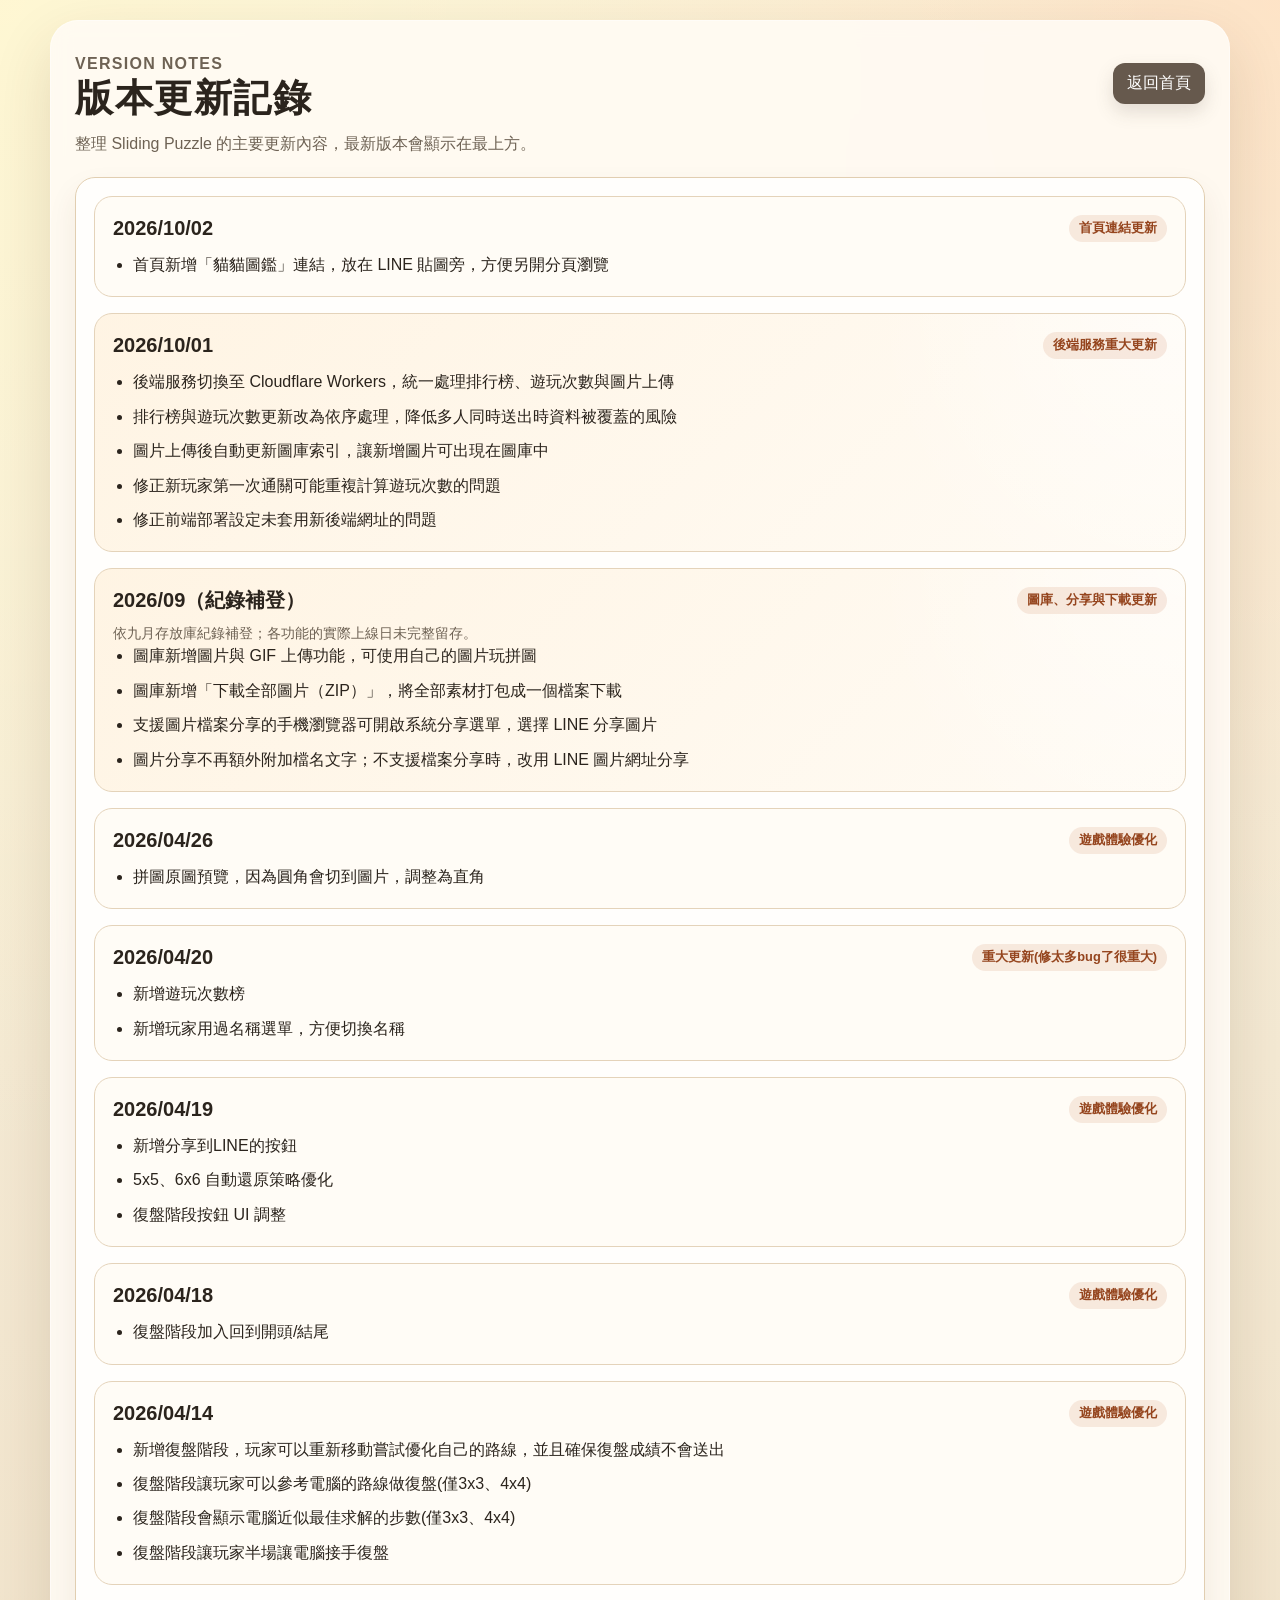
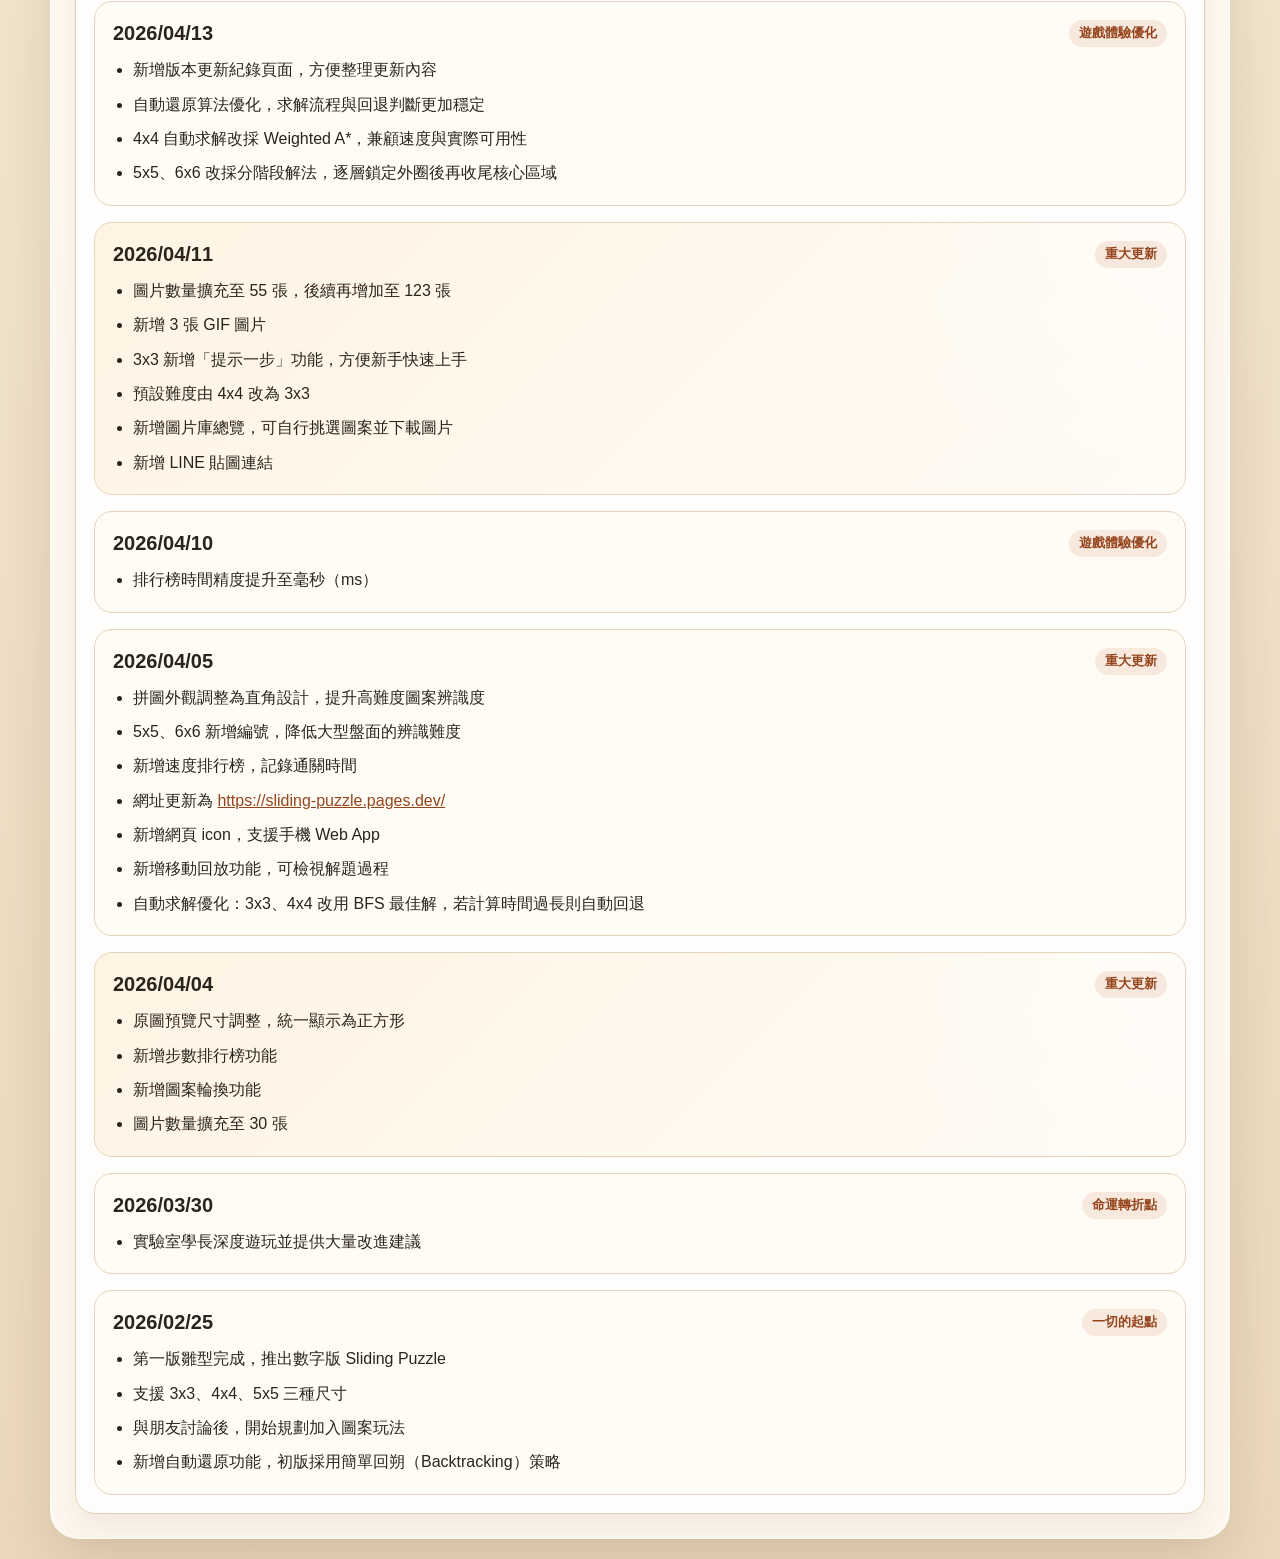
<file: changelog.html>
<!DOCTYPE html>
<html lang="zh-Hant">
<head>
  <meta charset="UTF-8">
  <meta name="viewport" content="width=device-width, initial-scale=1.0, maximum-scale=1.0, user-scalable=no">
  <title>版本更新 | Sliding Puzzle</title>
  <link rel="stylesheet" href="styles.css">
  <link rel="icon" href="/icon.png">
  <link rel="apple-touch-icon" href="/icon.png">
</head>
<body>
  <main class="app">
    <header class="header">
      <div class="header-top">
        <div>
          <p class="promo-eyebrow">Version Notes</p>
          <h1>版本更新記錄</h1>
          <p>整理 Sliding Puzzle 的主要更新內容，最新版本會顯示在最上方。</p>
        </div>
        <div class="promo-actions">
          <a class="button-link button-link-secondary" href="index.html">返回首頁</a>
        </div>
      </div>
    </header>

    <section class="panel changelog-panel" aria-label="版本更新記錄">
      <div class="changelog-list">
        <article class="changelog-entry">
          <div class="changelog-heading">
            <h2>2026/10/02</h2>
            <span class="changelog-badge">首頁連結更新</span>
          </div>
          <ul class="changelog-items">
            <li>首頁新增「貓貓圖鑑」連結，放在 LINE 貼圖旁，方便另開分頁瀏覽</li>
          </ul>
        </article>

        <article class="changelog-entry changelog-entry-major">
          <div class="changelog-heading">
            <h2>2026/10/01</h2>
            <span class="changelog-badge">後端服務重大更新</span>
          </div>
          <ul class="changelog-items">
            <li>後端服務切換至 Cloudflare Workers，統一處理排行榜、遊玩次數與圖片上傳</li>
            <li>排行榜與遊玩次數更新改為依序處理，降低多人同時送出時資料被覆蓋的風險</li>
            <li>圖片上傳後自動更新圖庫索引，讓新增圖片可出現在圖庫中</li>
            <li>修正新玩家第一次通關可能重複計算遊玩次數的問題</li>
            <li>修正前端部署設定未套用新後端網址的問題</li>
          </ul>
        </article>

        <article class="changelog-entry changelog-entry-major">
          <div class="changelog-heading">
            <h2>2026/09（紀錄補登）</h2>
            <span class="changelog-badge">圖庫、分享與下載更新</span>
          </div>
          <p class="field-hint">依九月存放庫紀錄補登；各功能的實際上線日未完整留存。</p>
          <ul class="changelog-items">
            <li>圖庫新增圖片與 GIF 上傳功能，可使用自己的圖片玩拼圖</li>
            <li>圖庫新增「下載全部圖片（ZIP）」，將全部素材打包成一個檔案下載</li>
            <li>支援圖片檔案分享的手機瀏覽器可開啟系統分享選單，選擇 LINE 分享圖片</li>
            <li>圖片分享不再額外附加檔名文字；不支援檔案分享時，改用 LINE 圖片網址分享</li>
          </ul>
        </article>

        <article class="changelog-entry">
          <div class="changelog-heading">
            <h2>2026/04/26</h2>
            <span class="changelog-badge">遊戲體驗優化</span>
          </div>
          <ul class="changelog-items">
            <li>拼圖原圖預覽，因為圓角會切到圖片，調整為直角</li>
            
          </ul>
        </article>

        <article class="changelog-entry">
          <div class="changelog-heading">
            <h2>2026/04/20</h2>
            <span class="changelog-badge">重大更新(修太多bug了很重大)</span>
          </div>
          <ul class="changelog-items">
            <li>新增遊玩次數榜</li>
            <li>新增玩家用過名稱選單，方便切換名稱</li>
          </ul>
        </article>

        <article class="changelog-entry">
          <div class="changelog-heading">
            <h2>2026/04/19</h2>
            <span class="changelog-badge">遊戲體驗優化</span>
          </div>
          <ul class="changelog-items">
            <li>新增分享到LINE的按鈕</li>
            <li>5x5、6x6 自動還原策略優化</li>
            <li>復盤階段按鈕 UI 調整</li>
            
          </ul>
        </article>

        <article class="changelog-entry">
          <div class="changelog-heading">
            <h2>2026/04/18</h2>
            <span class="changelog-badge">遊戲體驗優化</span>
          </div>
          <ul class="changelog-items">
            <li>復盤階段加入回到開頭/結尾</li>
          </ul>
        </article>

        <article class="changelog-entry">
          <div class="changelog-heading">
            <h2>2026/04/14</h2>
            <span class="changelog-badge">遊戲體驗優化</span>
          </div>
          <ul class="changelog-items">
            <li>新增復盤階段，玩家可以重新移動嘗試優化自己的路線，並且確保復盤成績不會送出</li>
            <li>復盤階段讓玩家可以參考電腦的路線做復盤(僅3x3、4x4)</li>
            <li>復盤階段會顯示電腦近似最佳求解的步數(僅3x3、4x4)</li>
            <li>復盤階段讓玩家半場讓電腦接手復盤</li>
          </ul>
        </article>

        <article class="changelog-entry">
          <div class="changelog-heading">
            <h2>2026/04/13</h2>
            <span class="changelog-badge">遊戲體驗優化</span>
          </div>
          <ul class="changelog-items">
            <li>新增版本更新紀錄頁面，方便整理更新內容</li>
            <li>自動還原算法優化，求解流程與回退判斷更加穩定</li>
            <li>4x4 自動求解改採 Weighted A*，兼顧速度與實際可用性</li>
            <li>5x5、6x6 改採分階段解法，逐層鎖定外圈後再收尾核心區域</li>
          </ul>
        </article>

        <article class="changelog-entry changelog-entry-major">
          <div class="changelog-heading">
            <h2>2026/04/11</h2>
            <span class="changelog-badge">重大更新</span>
          </div>
          <ul class="changelog-items">
            <li>圖片數量擴充至 55 張，後續再增加至 123 張</li>
            <li>新增 3 張 GIF 圖片</li>
            <li>3x3 新增「提示一步」功能，方便新手快速上手</li>
            <li>預設難度由 4x4 改為 3x3</li>
            <li>新增圖片庫總覽，可自行挑選圖案並下載圖片</li>
            <li>新增 LINE 貼圖連結</li>
          </ul>
        </article>

        <article class="changelog-entry">
          <div class="changelog-heading">
            <h2>2026/04/10</h2>
            <span class="changelog-badge">遊戲體驗優化</span>
          </div>
          <ul class="changelog-items">
            <li>排行榜時間精度提升至毫秒（ms）</li>
          </ul>
        </article>

        <article class="changelog-entry">
          <div class="changelog-heading">
            <h2>2026/04/05</h2>
            <span class="changelog-badge">重大更新</span>
          </div>
          <ul class="changelog-items">
            <li>拼圖外觀調整為直角設計，提升高難度圖案辨識度</li>
            <li>5x5、6x6 新增編號，降低大型盤面的辨識難度</li>
            <li>新增速度排行榜，記錄通關時間</li>
            <li>網址更新為 <a href="https://sliding-puzzle.pages.dev/" target="_blank" rel="noreferrer noopener">https://sliding-puzzle.pages.dev/</a></li>
            <li>新增網頁 icon，支援手機 Web App</li>
            <li>新增移動回放功能，可檢視解題過程</li>
            <li>自動求解優化：3x3、4x4 改用 BFS 最佳解，若計算時間過長則自動回退</li>
          </ul>
        </article>

        <article class="changelog-entry changelog-entry-major">
          <div class="changelog-heading">
            <h2>2026/04/04</h2>
            <span class="changelog-badge">重大更新</span>
          </div>
          <ul class="changelog-items">
            <li>原圖預覽尺寸調整，統一顯示為正方形</li>
            <li>新增步數排行榜功能</li>
            <li>新增圖案輪換功能</li>
            <li>圖片數量擴充至 30 張</li>
          </ul>
        </article>

        <article class="changelog-entry">
          <div class="changelog-heading">
            <h2>2026/03/30</h2>
            <span class="changelog-badge">命運轉折點</span>
          </div>
          <ul class="changelog-items">
            <li>實驗室學長深度遊玩並提供大量改進建議</li>
          </ul>
        </article>

        <article class="changelog-entry">
          <div class="changelog-heading">
            <h2>2026/02/25</h2>
            <span class="changelog-badge">一切的起點</span>
          </div>
          <ul class="changelog-items">
            <li>第一版雛型完成，推出數字版 Sliding Puzzle</li>
            <li>支援 3x3、4x4、5x5 三種尺寸</li>
            <li>與朋友討論後，開始規劃加入圖案玩法</li>
            <li>新增自動還原功能，初版採用簡單回朔（Backtracking）策略</li>
          </ul>
        </article>
      </div>
    </section>
  </main>
</body>
</html>
</file>
<file: styles.css>
:root {
  --bg-top: #f8f1de;
  --bg-bottom: #ecd9bd;
  --panel: rgba(255, 251, 244, 0.9);
  --panel-border: #e1ceb1;
  --ink: #2b241d;
  --muted: #6e6254;
  --accent: #bc5d2d;
  --accent-dark: #95451e;
  --secondary: #66594d;
  --secondary-dark: #51463d;
  --success: #2f7b57;
  --success-dark: #235b40;
  --grid: #e6d7bf;
  --tile: #fffdf8;
  --highlight: #fff1dc;
}

* {
  box-sizing: border-box;
}

body {
  margin: 0;
  min-height: 100vh;
  font-family: "Segoe UI", "Noto Sans TC", sans-serif;
  color: var(--ink);
  background:
    radial-gradient(circle at top left, rgba(255, 247, 210, 0.95) 0%, transparent 34%),
    radial-gradient(circle at top right, rgba(255, 224, 193, 0.8) 0%, transparent 28%),
    linear-gradient(180deg, var(--bg-top) 0%, var(--bg-bottom) 100%);
  padding: 20px;
}

.app {
  width: min(1180px, 100%);
  margin: 0 auto;
  background: var(--panel);
  backdrop-filter: blur(10px);
  border: 1px solid rgba(255, 255, 255, 0.45);
  border-radius: 28px;
  padding: 24px;
  box-shadow: 0 24px 60px rgba(73, 46, 16, 0.14);
  overflow-x: clip;
}

.header h1 {
  margin: 0;
  font-size: clamp(2rem, 3vw, 2.6rem);
  letter-spacing: 0.04em;
}

.header-top {
  display: flex;
  justify-content: space-between;
  gap: 18px;
  align-items: flex-start;
}

.header p {
  margin: 10px 0 0;
  color: var(--muted);
  font-size: 1rem;
}

.button-link {
  display: inline-flex;
  align-items: center;
  justify-content: center;
  text-decoration: none;
  border-radius: 12px;
  transition:
    transform 0.12s ease,
    background-color 0.15s ease,
    box-shadow 0.15s ease;
}

.spotlight-grid {
  display: grid;
  grid-template-columns: repeat(2, minmax(0, 1fr));
  gap: 18px;
  margin-top: 22px;
}

.promo-eyebrow {
  margin: 0;
  color: var(--accent-dark);
  font-size: 0.84rem;
  font-weight: 800;
  letter-spacing: 0.08em;
  text-transform: uppercase;
}

.promo-card h2,
.media-detail-title {
  margin: 8px 0 0;
  font-size: clamp(1.3rem, 2vw, 1.7rem);
}

.promo-copy,
.media-detail-text {
  margin: 10px 0 0;
  color: var(--muted);
  line-height: 1.7;
}

.promo-actions,
.selected-actions {
  display: flex;
  flex-wrap: wrap;
  gap: 10px;
  margin-top: 18px;
}

.line-share-link {
  display: inline-flex;
  align-items: center;
  justify-content: center;
  width: 48px;
  min-width: 48px;
  height: 48px;
  padding: 4px;
  border-radius: 14px;
  background: rgba(255, 255, 255, 0.9);
  border: 1px solid #d8c6ad;
  box-shadow: 0 8px 18px rgba(102, 89, 77, 0.14);
  transition:
    transform 0.12s ease,
    box-shadow 0.15s ease,
    border-color 0.15s ease,
    background-color 0.15s ease;
}

.line-share-link:hover {
  transform: translateY(-1px);
  background: #fff7ee;
  border-color: #d4b996;
  box-shadow: 0 10px 22px rgba(102, 89, 77, 0.18);
}

.line-share-link img {
  display: block;
  width: 40px;
  height: 40px;
}

.compact-links {
  gap: 12px;
}

.spotlight-link {
  min-height: 52px;
  font-weight: 800;
  font-size: 1rem;
}

.spotlight-link-full {
  grid-column: 1 / -1;
}

.layout {
  display: grid;
  grid-template-columns: minmax(300px, 360px) minmax(0, 1fr);
  gap: 22px;
  margin-top: 22px;
  align-items: start;
}

.sidebar,
.game-area {
  min-width: 0;
}

.sidebar {
  display: grid;
  gap: 16px;
}

.panel {
  background: rgba(255, 255, 255, 0.74);
  border: 1px solid var(--panel-border);
  border-radius: 20px;
  padding: 18px;
  box-shadow: 0 14px 30px rgba(83, 57, 27, 0.08);
}

.panel-header {
  display: flex;
  justify-content: space-between;
  gap: 12px;
  align-items: center;
}

.panel-header h2 {
  margin: 0;
  font-size: 1.1rem;
}

.gallery-header-actions {
  display: flex;
  align-items: center;
  justify-content: flex-end;
  flex-wrap: wrap;
  gap: 10px;
}

.gallery-header-actions .button-link {
  margin: 0;
}

.panel-actions {
  display: flex;
  flex-wrap: wrap;
  gap: 10px;
  justify-content: flex-end;
}

.field-group + .field-group {
  margin-top: 16px;
}

.field-group label,
.status-label {
  display: inline-block;
  font-weight: 700;
  margin-bottom: 8px;
}

.field-hint {
  margin: 8px 0 0;
  color: var(--muted);
  font-size: 0.9rem;
  min-height: 1.3em;
}

.inline-field {
  display: flex;
  gap: 10px;
}

.name-history-row {
  display: grid;
  grid-template-columns: minmax(0, 1fr) auto;
  gap: 10px;
  margin-top: 10px;
}

.name-history-row button {
  white-space: nowrap;
}

input,
select,
button {
  font: inherit;
}

input,
select {
  width: 100%;
  border: 1px solid #d6c4a9;
  border-radius: 12px;
  padding: 10px 12px;
  background: #fffdf9;
  color: var(--ink);
}

button {
  border: 1px solid transparent;
  border-radius: 12px;
  padding: 10px 14px;
  color: #fff;
  background: var(--accent);
  cursor: pointer;
  transition:
    transform 0.12s ease,
    background-color 0.15s ease,
    box-shadow 0.15s ease;
  box-shadow: 0 8px 18px rgba(188, 93, 45, 0.22);
}

button:hover:not(:disabled),
.button-link:hover {
  transform: translateY(-1px);
  background: var(--accent-dark);
}

button:disabled {
  opacity: 0.55;
  cursor: not-allowed;
  transform: none;
  box-shadow: none;
}

.secondary-btn {
  background: var(--secondary);
  box-shadow: 0 8px 18px rgba(102, 89, 77, 0.18);
}

.secondary-btn:hover:not(:disabled) {
  background: var(--secondary-dark);
}

.button-link {
  padding: 10px 14px;
  color: #fff;
  background: var(--accent);
  box-shadow: 0 8px 18px rgba(188, 93, 45, 0.22);
}

.button-link-secondary {
  background: var(--secondary);
  box-shadow: 0 8px 18px rgba(102, 89, 77, 0.18);
}

.button-link-secondary:hover {
  background: var(--secondary-dark);
}

.success-btn {
  background: var(--success);
  box-shadow: 0 8px 18px rgba(47, 123, 87, 0.22);
}

.success-btn:hover:not(:disabled) {
  background: var(--success-dark);
}

.ghost-btn {
  color: var(--secondary);
  background: rgba(255, 255, 255, 0.8);
  border-color: #d8c6ad;
  box-shadow: none;
}

.ghost-btn:hover:not(:disabled) {
  background: #fff;
}

.button-row {
  margin-top: 18px;
  display: grid;
  gap: 10px;
}

.status-panel {
  display: grid;
  gap: 12px;
}

.status-actions {
  display: flex;
  flex-wrap: wrap;
  gap: 10px;
  justify-content: flex-end;
}

.status-actions button {
  min-width: 160px;
}

.replay-controls {
  display: grid;
  gap: 10px;
  justify-items: center;
}

.replay-nav-row,
.replay-reference-row,
.replay-review-row {
  display: flex;
  flex-wrap: wrap;
  align-items: center;
  justify-content: center;
  gap: 10px;
  width: 100%;
}

.replay-nav-row {
  flex-wrap: nowrap;
  gap: clamp(5px, 1.6vw, 10px);
}

.replay-reference-row:empty,
.replay-review-row:empty {
  display: none;
}

.replay-meta {
  color: var(--muted);
  font-weight: 700;
  font-size: 0.95rem;
}

.replay-status {
  min-width: 58px;
  text-align: center;
  color: var(--muted);
  font-weight: 700;
  font-size: clamp(0.82rem, 2.8vw, 0.95rem);
}

.replay-arrow-btn {
  width: clamp(34px, 9.5vw, 46px);
  min-width: clamp(34px, 9.5vw, 46px);
  height: clamp(34px, 9.5vw, 46px);
  padding: 0;
  font-size: clamp(0.95rem, 3.8vw, 1.25rem);
  line-height: 1;
}

#replayFirstBtn {
  order: 1;
}

#replayPrevBtn {
  order: 2;
}

#replayStatus {
  order: 3;
}

#replayNextBtn {
  order: 4;
}

#replayLastBtn {
  order: 5;
}

.review-mode-btn {
  min-width: 124px;
}

.replay-toggle-btn {
  min-width: 148px;
}

.review-solve-btn {
  min-width: 156px;
}

.status-item {
  display: flex;
  align-items: baseline;
  justify-content: space-between;
  gap: 12px;
  padding-bottom: 10px;
  border-bottom: 1px solid rgba(225, 206, 177, 0.75);
}

.status-item strong {
  font-size: 1.1rem;
}

.message,
.rank-update-status {
  margin: 0;
  min-height: 1.5em;
  font-weight: 700;
}

.message {
  color: var(--success-dark);
}

.rank-update-status {
  color: var(--muted);
  font-weight: 600;
}

.preview-frame {
  aspect-ratio: 1;
  width: min(100%, 300px);
  margin: 0 auto;
  border-radius: 0;
  border: 1px solid #ead8bd;
  background:
    linear-gradient(45deg, rgba(232, 215, 190, 0.35) 25%, transparent 25%),
    linear-gradient(-45deg, rgba(232, 215, 190, 0.35) 25%, transparent 25%),
    linear-gradient(45deg, transparent 75%, rgba(232, 215, 190, 0.35) 75%),
    linear-gradient(-45deg, transparent 75%, rgba(232, 215, 190, 0.35) 75%);
  background-size: 28px 28px;
  background-position: 0 0, 0 14px, 14px -14px, -14px 0;
  display: grid;
  place-items: center;
  overflow: hidden;
}

.preview img {
  width: 100%;
  height: 100%;
  object-fit: contain;
  display: block;
  background: rgba(255, 255, 255, 0.8);
}

.game-area {
  display: grid;
  min-width: 0;
  gap: 16px;
}

.board-wrap {
  display: grid;
  place-items: center;
  min-height: 100%;
  width: 100%;
  min-width: 0;
  background:
    radial-gradient(circle at top, rgba(255, 249, 235, 0.8), rgba(255, 255, 255, 0.2)),
    rgba(250, 242, 231, 0.7);
  border: 1px solid var(--panel-border);
  border-radius: 24px;
  padding: 16px;
  overflow: hidden;
}

.board {
  width: min(100%, 720px);
  max-width: 100%;
  aspect-ratio: 1;
  display: grid;
  gap: 4px;
  padding: 8px;
  background: linear-gradient(180deg, #eadfcf 0%, var(--grid) 100%);
  border: 1px solid #dfceb4;
  border-radius: 12px;
  box-shadow: inset 0 1px 0 rgba(255, 255, 255, 0.55);
}

.board[data-size="5"],
.board[data-size="6"] {
  gap: 3px;
  padding: 6px;
}

.tile {
  position: relative;
  border: 0;
  border-radius: 0;
  background-color: var(--tile);
  background-repeat: no-repeat;
  background-origin: border-box;
  box-shadow:
    0 1px 0 rgba(0, 0, 0, 0.04),
    0 4px 10px rgba(65, 44, 24, 0.12);
  cursor: pointer;
  transition: transform 0.08s ease, box-shadow 0.12s ease;
  overflow: hidden;
}

.tile::after {
  content: "";
  position: absolute;
  inset: 0;
  border: 3px solid rgba(255, 255, 255, 0);
  pointer-events: none;
}

.tile.hint-target::after {
  animation: hint-flash 3s linear 1;
}

.tile:hover {
  transform: translateY(-1px);
  box-shadow:
    0 1px 0 rgba(0, 0, 0, 0.04),
    0 6px 14px rgba(65, 44, 24, 0.16);
}

.tile:focus-visible {
  outline: 3px solid #4f9dff;
  outline-offset: 2px;
}

.tile.empty {
  background: rgba(255, 255, 255, 0.25);
  border: 1px dashed rgba(111, 98, 83, 0.34);
  box-shadow: none;
  cursor: default;
}

.tile-index {
  position: absolute;
  top: 4px;
  left: 4px;
  min-width: 1.8em;
  padding: 1px 4px;
  background: rgba(43, 36, 29, 0.74);
  color: #fff;
  font-size: clamp(0.55rem, 1.8vw, 0.72rem);
  line-height: 1.2;
  text-align: center;
  pointer-events: none;
}

.tile.empty .tile-index {
  background: rgba(102, 89, 77, 0.68);
}

@keyframes hint-flash {
  0%, 8%, 16%, 24%, 32%, 40%, 48%, 56%, 64%, 72%, 80%, 88% {
    border-color: rgba(255, 255, 255, 0.96);
    box-shadow: inset 0 0 0 1px rgba(255, 255, 255, 0.96);
  }

  8.01%, 16.01%, 24.01%, 32.01%, 40.01%, 48.01%, 56.01%, 64.01%, 72.01%, 80.01%, 88.01%, 100% {
    border-color: rgba(255, 255, 255, 0);
    box-shadow: none;
  }
}

.leaderboard-panel {
  margin-top: 22px;
}

.leaderboard-list {
  list-style: none;
  padding: 0;
  margin: 14px 0 0;
  display: grid;
  gap: 10px;
}

.leaderboard-item {
  display: grid;
  grid-template-columns: auto minmax(0, 1fr);
  gap: 10px 12px;
  align-items: center;
  padding: 12px 14px;
  border-radius: 14px;
  background: rgba(255, 248, 238, 0.9);
  border: 1px solid #ead8bf;
}

.leaderboard-item.current-player {
  background: var(--highlight);
}

.leaderboard-rank {
  width: 30px;
  height: 30px;
  display: grid;
  place-items: center;
  border-radius: 999px;
  font-weight: 800;
  background: #fff;
  border: 1px solid #e6d4bc;
}

.leaderboard-name {
  font-weight: 700;
}

.leaderboard-meta {
  color: var(--muted);
  font-size: 0.92rem;
}

.leaderboard-empty {
  color: var(--muted);
  text-align: center;
  padding: 14px;
  border: 1px dashed #dbc7ad;
  border-radius: 14px;
}

.changelog-panel {
  margin-top: 22px;
}

.changelog-list {
  display: grid;
  gap: 16px;
}

.changelog-entry {
  padding: 18px;
  border-radius: 18px;
  border: 1px solid #e4d3ba;
  background: rgba(255, 252, 246, 0.92);
}

.changelog-entry-major {
  background:
    radial-gradient(circle at top right, rgba(255, 255, 255, 0.55), transparent 28%),
    linear-gradient(135deg, rgba(255, 244, 227, 0.98), rgba(255, 251, 244, 0.98));
}

.changelog-heading {
  display: flex;
  flex-wrap: wrap;
  align-items: center;
  justify-content: space-between;
  gap: 10px;
  margin-bottom: 10px;
}

.changelog-heading h2 {
  margin: 0;
  font-size: 1.25rem;
}

.changelog-badge {
  padding: 5px 10px;
  border-radius: 999px;
  background: rgba(188, 93, 45, 0.12);
  color: var(--accent-dark);
  font-size: 0.8rem;
  font-weight: 800;
}

.changelog-items {
  margin: 0;
  padding-left: 20px;
  display: grid;
  gap: 8px;
  line-height: 1.65;
}

.changelog-items a {
  color: var(--accent-dark);
}

.gallery-grid-panel,
.media-detail-panel {
  margin-top: 22px;
}

.gallery-upload-panel {
  margin-top: 22px;
}

.gallery-upload-form {
  display: flex;
  flex-wrap: wrap;
  align-items: end;
  gap: 12px;
  margin-top: 14px;
}

.gallery-upload-field {
  display: grid;
  gap: 7px;
  min-width: min(100%, 320px);
  color: var(--muted);
  font-weight: 700;
}

.gallery-upload-field input {
  max-width: 100%;
  padding: 9px;
  border: 1px solid #e2cfb4;
  border-radius: 12px;
  background: rgba(255, 255, 255, 0.82);
  color: var(--ink);
}

.gallery-upload-status {
  overflow-wrap: anywhere;
}

.gallery-status {
  margin: 0;
}

.media-category + .media-category {
  margin-top: 24px;
  padding-top: 20px;
  border-top: 1px solid #ead8bd;
}

.media-category-header {
  display: flex;
  align-items: baseline;
  gap: 10px;
}

.media-category-header h3 {
  margin: 0;
  font-size: 1rem;
}

.media-category-count {
  margin: 0;
}

.media-grid {
  display: grid;
  grid-template-columns: repeat(auto-fill, minmax(132px, 1fr));
  gap: 14px;
  margin-top: 14px;
}

.media-card {
  border: 1px solid #dfceb6;
  border-radius: 18px;
  padding: 10px;
  background: rgba(255, 255, 255, 0.88);
  box-shadow: none;
  color: var(--ink);
  display: grid;
  gap: 10px;
}

.media-card.active {
  border-color: var(--accent);
  background: #fff7ee;
  box-shadow: 0 10px 24px rgba(188, 93, 45, 0.14);
}

.media-thumb {
  width: 100%;
  aspect-ratio: 1;
  object-fit: cover;
  display: block;
  border-radius: 12px;
  background: rgba(244, 237, 226, 0.95);
}

.media-card-meta {
  display: grid;
  gap: 6px;
  text-align: left;
}

.media-inline-detail {
  grid-column: 1 / -1;
  border: 1px solid #e7d6bd;
  border-radius: 20px;
  padding: 16px;
  background: rgba(255, 250, 242, 0.96);
  box-shadow: inset 0 1px 0 rgba(255, 255, 255, 0.7);
}

.media-type-badge {
  width: fit-content;
  padding: 4px 8px;
  border-radius: 999px;
  background: rgba(188, 93, 45, 0.12);
  color: var(--accent-dark);
  font-size: 0.78rem;
  font-weight: 700;
}

.media-detail-layout {
  display: grid;
  grid-template-columns: minmax(0, 1.05fr) minmax(280px, 0.95fr);
  gap: 18px;
  align-items: start;
}

.media-preview-frame {
  aspect-ratio: 1;
  border-radius: 20px;
  overflow: hidden;
  border: 1px solid #ead8bd;
  background:
    linear-gradient(45deg, rgba(232, 215, 190, 0.32) 25%, transparent 25%),
    linear-gradient(-45deg, rgba(232, 215, 190, 0.32) 25%, transparent 25%),
    linear-gradient(45deg, transparent 75%, rgba(232, 215, 190, 0.32) 75%),
    linear-gradient(-45deg, transparent 75%, rgba(232, 215, 190, 0.32) 75%);
  background-size: 28px 28px;
  background-position: 0 0, 0 14px, 14px -14px, -14px 0;
}

.media-preview {
  width: 100%;
  height: 100%;
  object-fit: contain;
  display: block;
  background: rgba(255, 255, 255, 0.82);
}

.media-detail-copy {
  display: grid;
  gap: 10px;
  align-content: start;
}

.gallery-size-picker {
  display: flex;
  flex-wrap: wrap;
  align-items: center;
  gap: 8px;
  width: fit-content;
  padding: 8px 10px;
  border: 1px solid #e2cfb4;
  border-radius: 14px;
  background: rgba(255, 255, 255, 0.72);
  color: var(--muted);
  font-weight: 700;
}

.gallery-size-picker select {
  min-width: 96px;
  padding: 8px 30px 8px 10px;
  border-radius: 10px;
}

@media (max-width: 960px) {
  .spotlight-grid,
  .media-detail-layout {
    grid-template-columns: 1fr;
  }

  .compact-links {
    grid-template-columns: repeat(2, minmax(0, 1fr));
  }

  .layout {
    grid-template-columns: 1fr;
  }

  .board {
    width: min(100%, 680px);
  }
}

@media (max-width: 600px) {
  body {
    padding: 12px;
  }

  .app {
    padding: 16px;
    border-radius: 20px;
  }

  .panel,
  .board-wrap {
    padding: 14px;
  }

  .game-area {
    gap: 14px;
  }

  .inline-field,
  .name-history-row,
  .panel-header,
  .header-top {
    flex-direction: column;
    align-items: stretch;
  }

  .name-history-row {
    grid-template-columns: 1fr;
  }

  .panel-actions {
    justify-content: stretch;
  }

  .panel-actions button {
    width: 100%;
  }

  .status-actions {
    justify-content: stretch;
  }

  .status-actions button {
    width: 100%;
    min-width: 0;
  }

  .replay-controls {
    gap: 8px;
  }

  .board {
    width: 100%;
    gap: 3px;
    padding: 6px;
    border-radius: 10px;
  }

  .board[data-size="5"],
  .board[data-size="6"] {
    gap: 2px;
    padding: 5px;
  }

  .tile-index {
    top: 2px;
    left: 2px;
    padding: 1px 3px;
    font-size: 0.52rem;
  }

  .leaderboard-panel {
    margin-top: 16px;
  }

  .spotlight-grid,
  .gallery-grid-panel,
  .media-detail-panel,
  .changelog-panel {
    margin-top: 16px;
  }

  .media-grid {
    grid-template-columns: repeat(2, minmax(0, 1fr));
  }

  .media-inline-detail {
    padding: 14px;
  }
}
</file>
